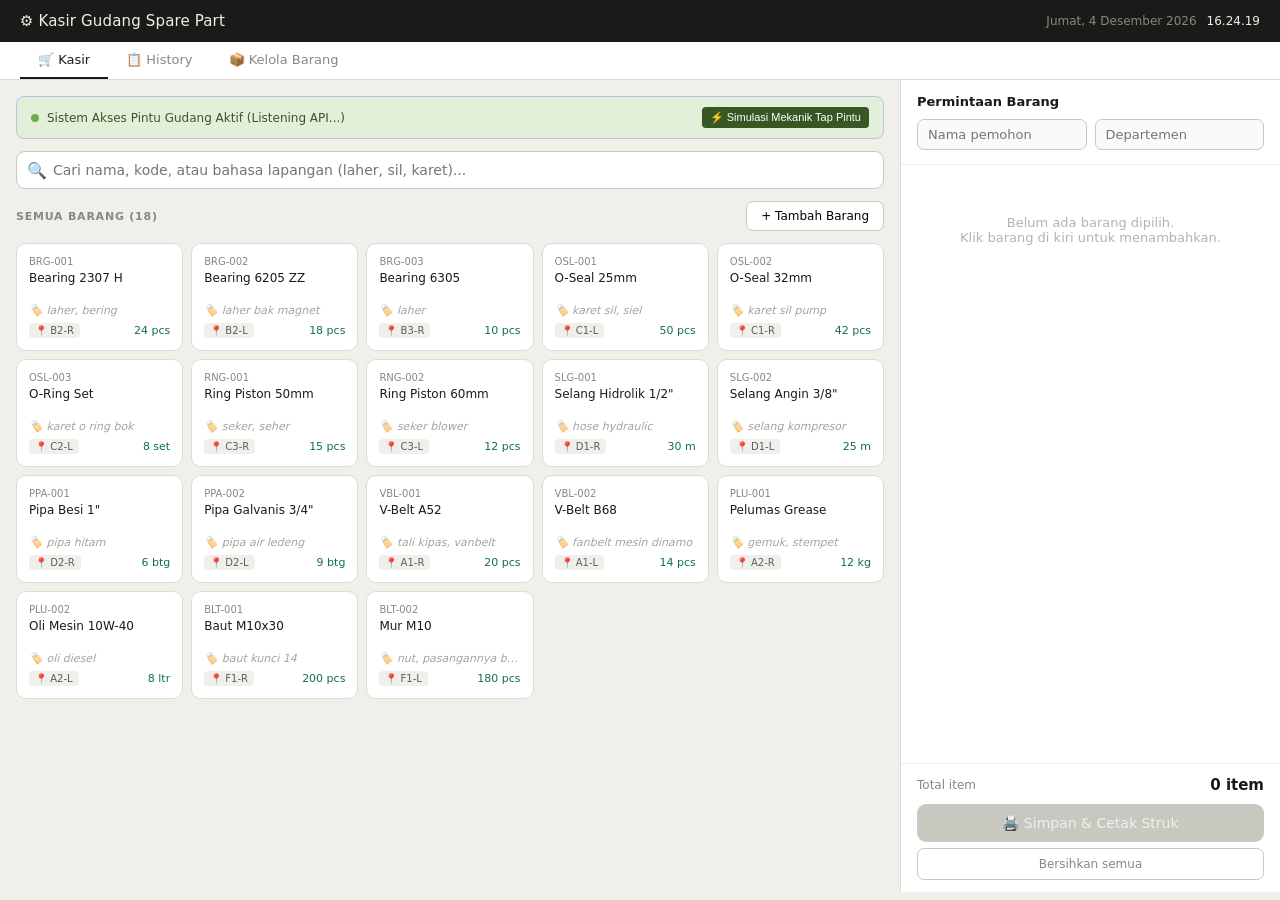
<file: kasir_gudang.html>
<!DOCTYPE html>
<html lang="id">
<head>
<meta charset="UTF-8"/>
<meta name="viewport" content="width=device-width, initial-scale=1.0"/>
<title>Kasir Gudang Spare Part - Upgraded</title>
<style>
*,*::before,*::after{box-sizing:border-box;margin:0;padding:0}
body{font-family:system-ui,sans-serif;background:#f0efea;color:#1a1a18;font-size:14px;min-height:100vh}

/* HEADER */
header{background:#1a1a18;color:#f0efea;padding:12px 20px;display:flex;align-items:center;justify-content:space-between}
header h1{font-size:15px;font-weight:500;letter-spacing:.01em}
.header-right{display:flex;align-items:center;gap:10px;font-size:12px;color:#888780}
.clock{font-variant-numeric:tabular-nums;color:#f0efea}

/* NAV TABS */
.nav{background:#fff;border-bottom:1px solid #dddcd4;display:flex;gap:0;padding:0 20px}
.nav-tab{padding:10px 18px;font-size:13px;font-weight:500;color:#888780;cursor:pointer;border-bottom:2px solid transparent;transition:all .15s;user-select:none}
.nav-tab:hover{color:#1a1a18}
.nav-tab.active{color:#1a1a18;border-bottom-color:#1a1a18}

/* PAGES */
.page{display:none;height:calc(100vh - 88px)}
.page.active{display:flex}

/* ── KASIR PAGE ── */
.app{display:grid;grid-template-columns:1fr 380px;gap:0;width:100%;height:100%}

/* LEFT */
.left{padding:16px;display:flex;flex-direction:column;gap:12px;overflow-y:auto}
.left-topbar{display:flex;align-items:center;justify-content:space-between}
.katalog-label{font-size:11px;color:#888780;font-weight:600;text-transform:uppercase;letter-spacing:.07em}
.btn-tambah-barang{padding:7px 14px;border-radius:7px;border:1px solid #c8c7c0;background:#fff;font-size:12px;font-weight:500;font-family:inherit;cursor:pointer;display:flex;align-items:center;gap:5px;transition:background .1s}
.btn-tambah-barang:hover{background:#f0efea}

.search-wrap{position:relative}
.search-input{width:100%;padding:10px 14px 10px 36px;border:1.5px solid #c8c7c0;border-radius:9px;background:#fff;font-size:14px;font-family:inherit;color:#1a1a18;outline:none;transition:border-color .15s}
.search-input:focus{border-color:#1a1a18}
.search-icon{position:absolute;left:11px;top:50%;transform:translateY(-50%);color:#888780;pointer-events:none;font-size:16px}
.dropdown{position:absolute;top:calc(100% + 4px);left:0;right:0;background:#fff;border:1px solid #c8c7c0;border-radius:9px;box-shadow:0 4px 16px rgba(0,0,0,.10);z-index:100;max-height:320px;overflow-y:auto;display:none}
.dropdown.show{display:block}
.dd-item{padding:10px 14px;cursor:pointer;border-bottom:.5px solid #eeeee8;display:flex;align-items:center;gap:12px;transition:background .1s}
.dd-item:last-child{border-bottom:none}
.dd-item:hover{background:#f0efea}
.dd-kode{font-size:11px;color:#888780;font-variant-numeric:tabular-nums;min-width:72px}
.dd-nama{flex:1;font-size:13px;font-weight:500}
.dd-lok{font-size:11px;color:#5F5E5A;background:#f0efea;padding:2px 7px;border-radius:4px}
.dd-stok{font-size:11px;color:#0F6E56;min-width:40px;text-align:right}

/* IOT SIMULATOR BOX */
.iot-simulator{background:#e2f0d9;border:1px solid #b4c6e7;border-radius:8px;padding:10px 14px;display:flex;align-items:center;justify-content:space-between;font-size:12px}
.iot-status{display:flex;align-items:center;gap:8px;font-weight:500;color:#385723}
.pulse-green{width:8px;height:8px;background:#70ad47;border-radius:50%;box-shadow:0 0 0 0 rgba(112,173,71,0.7);animation:pulse 1.5s infinite}
@keyframes pulse{0%{transform:scale(0.95);box-shadow:0 0 0 0 rgba(112,173,71,0.7)}70%{transform:scale(1);box-shadow:0 0 0 6px rgba(112,173,71,0)}100%{transform:scale(0.95);box-shadow:0 0 0 0 rgba(112,173,71,0)}}
.iot-btn{padding:4px 8px;font-size:11px;background:#385723;color:#fff;border:none;border-radius:4px;cursor:pointer}
.iot-btn:hover{background:#273d18}

.katalog{display:grid;grid-template-columns:repeat(auto-fill,minmax(160px,1fr));gap:8px}
.kart{background:#fff;border:1px solid #dddcd4;border-radius:10px;padding:12px;cursor:pointer;transition:all .15s;user-select:none}
.kart:hover{border-color:#1a1a18;background:#f8f7f2}
.kart:active{transform:scale(.97)}
.kart-kode{font-size:10px;color:#888780;margin-bottom:3px;font-variant-numeric:tabular-nums}
.kart-nama{font-size:12px;font-weight:500;line-height:1.35;margin-bottom:2px;min-height:32px}
.kart-alias{font-size:11px;color:#a6a498;font-style:italic;margin-bottom:6px;white-space:nowrap;overflow:hidden;text-overflow:ellipsis}
.kart-bottom{display:flex;align-items:center;justify-content:space-between}
.kart-lok{font-size:10px;color:#5F5E5A;background:#f0efea;padding:2px 6px;border-radius:4px;font-weight:500}
.kart-stok{font-size:11px;color:#0F6E56;font-weight:500}
.stok-low{color:#A32D2D}

/* RIGHT — KERANJANG */
.right{background:#fff;border-left:1px solid #dddcd4;display:flex;flex-direction:column}
.right-header{padding:14px 16px;border-bottom:1px solid #eeeee8}
.right-header h2{font-size:13px;font-weight:600;color:#1a1a18}
.pemohon-row{display:flex;flex-direction:column;margin-top:10px;gap:8px}
.pemohon-inputs{display:flex;gap:8px}
.access-log-info{font-size:11px;color:#385723;background:#e2f0d9;padding:4px 8px;border-radius:5px;display:none}
.inp{padding:7px 10px;border:1px solid #c8c7c0;border-radius:7px;background:#fafaf8;font-size:13px;font-family:inherit;color:#1a1a18;width:100%}
.inp:focus{outline:none;border-color:#1a1a18}
.keranjang{flex:1;overflow-y:auto;padding:10px 16px}
.keranjang-item{display:flex;align-items:center;gap:8px;padding:8px 0;border-bottom:.5px solid #eeeee8}
.ki-info{flex:1;min-width:0}
.ki-nama{font-size:12px;font-weight:500;white-space:nowrap;overflow:hidden;text-overflow:ellipsis}
.ki-lok{font-size:10px;color:#888780;margin-top:1px}
.ki-qty{display:flex;align-items:center;gap:4px}
.qty-btn{width:22px;height:22px;border-radius:5px;border:1px solid #c8c7c0;background:#f0efea;cursor:pointer;font-size:13px;display:flex;align-items:center;justify-content:center;color:#1a1a18;line-height:1;transition:background .1s}
.qty-btn:hover{background:#dddcd4}
.qty-num{font-size:13px;font-weight:500;min-width:22px;text-align:center;font-variant-numeric:tabular-nums}
.ki-del{color:#A32D2D;background:none;border:none;cursor:pointer;font-size:15px;padding:2px 4px;border-radius:4px;transition:background .1s}
.ki-del:hover{background:#FCEBEB}
.empty-cart{text-align:center;padding:40px 20px;color:#B4B2A9;font-size:13px}
.right-footer{padding:12px 16px;border-top:1px solid #eeeee8}
.summary{display:flex;justify-content:space-between;align-items:center;margin-bottom:10px}
.summary-label{font-size:12px;color:#888780}
.summary-val{font-size:15px;font-weight:600}
.btn-print{width:100%;padding:11px;border-radius:9px;border:none;background:#1a1a18;color:#f0efea;font-size:14px;font-weight:500;font-family:inherit;cursor:pointer;transition:background .15s;display:flex;align-items:center;justify-content:center;gap:8px}
.btn-print:hover{background:#2c2c2a}
.btn-print:disabled{background:#c8c7c0;cursor:not-allowed}
.btn-reset{width:100%;padding:8px;border-radius:7px;border:1px solid #c8c7c0;background:transparent;color:#888780;font-size:12px;font-family:inherit;cursor:pointer;margin-top:6px;transition:background .1s}
.btn-reset:hover{background:#f0efea}

/* ── HISTORY PAGE ── */
.history-page{flex-direction:column;padding:20px;gap:16px;overflow-y:auto;width:100%}
.history-topbar{display:flex;align-items:center;justify-content:space-between}
.history-topbar h2{font-size:15px;font-weight:600}
.history-filter{display:flex;gap:8px}
.filter-inp{padding:7px 10px;border:1px solid #c8c7c0;border-radius:7px;background:#fff;font-size:13px;font-family:inherit;color:#1a1a18}
.filter-inp:focus{outline:none;border-color:#1a1a18}
.history-stats{display:grid;grid-template-columns:repeat(3,1fr);gap:12px}
.hstat{background:#fff;border:1px solid #dddcd4;border-radius:10px;padding:14px 16px;text-align:center}
.hstat-num{font-size:24px;font-weight:600}
.hstat-lbl{font-size:11px;color:#888780;margin-top:3px}
.history-list{display:flex;flex-direction:column;gap:8px}
.h-card{background:#fff;border:1px solid #dddcd4;border-radius:10px;overflow:hidden}
.h-card-header{padding:12px 16px;display:flex;align-items:center;gap:12px;cursor:pointer;user-select:none;transition:background .1s}
.h-card-header:hover{background:#fafaf8}
.h-no{font-size:12px;font-weight:600;color:#1a1a18;min-width:90px}
.h-pemohon{flex:1}
.h-nama{font-size:13px;font-weight:500}
.h-dept{font-size:11px;color:#888780}
.h-meta{text-align:right}
.h-tgl{font-size:11px;color:#888780}
.h-total{font-size:12px;font-weight:500;color:#1a1a18;margin-top:2px}
.h-chevron{font-size:12px;color:#888780;transition:transform .2s}
.h-chevron.open{transform:rotate(90deg)}
.h-detail{display:none;border-top:1px solid #eeeee8;padding:0 16px}
.h-detail.open{display:block}
.h-row{display:flex;align-items:center;gap:8px;padding:8px 0;border-bottom:.5px solid #eeeee8;font-size:12px}
.h-row:last-child{border-bottom:none}
.h-row-kode{color:#888780;min-width:80px}
.h-row-nama{flex:1;font-weight:500}
.h-row-qty{color:#0F6E56;font-weight:500;min-width:50px;text-align:right}
.h-row-lok{background:#f0efea;padding:2px 7px;border-radius:4px;font-size:11px;color:#5F5E5A}
.btn-reprint{padding:5px 12px;border-radius:6px;border:1px solid #c8c7c0;background:#fafaf8;font-size:11px;font-family:inherit;cursor:pointer;margin:10px 0}
.btn-reprint:hover{background:#f0efea}
.empty-history{text-align:center;padding:60px 20px;color:#B4B2A9;font-size:13px}

/* ── TAMBAH BARANG PAGE ── */
.barang-page{flex-direction:column;padding:20px;gap:16px;overflow-y:auto;width:100%}
.barang-topbar{display:flex;align-items:center;justify-content:space-between}
.barang-topbar h2{font-size:15px;font-weight:600}
.form-card{background:#fff;border:1px solid #dddcd4;border-radius:12px;padding:20px;max-width:560px}
.form-card h3{font-size:13px;font-weight:600;margin-bottom:16px;color:#1a1a18}
.form-grid{display:grid;grid-template-columns:1fr 1fr;gap:12px;margin-bottom:12px}
.fg{display:flex;flex-direction:column;gap:5px}
.fg.full{grid-column:1/-1}
.fg label{font-size:12px;color:#5F5E5A;font-weight:500}
.fg input,.fg select{padding:8px 10px;border:1px solid #c8c7c0;border-radius:7px;background:#fafaf8;font-size:13px;font-family:inherit;color:#1a1a18}
.fg input:focus,.fg select:focus{outline:none;border-color:#1a1a18}
.fg .hint{font-size:11px;color:#888780;margin-top:2px}
.btn-simpan{padding:10px 24px;border-radius:8px;border:none;background:#1a1a18;color:#f0efea;font-size:13px;font-weight:500;font-family:inherit;cursor:pointer;transition:background .15s}
.btn-simpan:hover{background:#2c2c2a}
.toast{position:fixed;bottom:24px;left:50%;transform:translateX(-50%);background:#1a1a18;color:#f0efea;padding:10px 20px;border-radius:9px;font-size:13px;z-index:999;opacity:0;transition:opacity .25s;pointer-events:none}
.toast.show{opacity:1}

/* daftar barang */
.daftar-barang{background:#fff;border:1px solid #dddcd4;border-radius:12px;overflow:hidden;max-width:900px}
.db-header{padding:12px 16px;display:grid;grid-template-columns:80px 1fr 120px 90px 70px 60px;gap:8px;font-size:11px;font-weight:600;color:#888780;text-transform:uppercase;letter-spacing:.06em;border-bottom:1px solid #eeeee8}
.db-row{padding:10px 16px;display:grid;grid-template-columns:80px 1fr 120px 90px 70px 60px;gap:8px;font-size:13px;border-bottom:.5px solid #eeeee8;align-items:center}
.db-row:last-child{border-bottom:none}
.db-row:hover{background:#fafaf8}
.db-kode{font-size:11px;color:#888780}
.db-lok{font-size:12px;background:#f0efea;padding:2px 7px;border-radius:4px;color:#5F5E5A;text-align:center}
.db-stok{font-weight:500;color:#0F6E56;text-align:right}
.db-stok.low{color:#A32D2D}
.db-del{background:none;border:none;cursor:pointer;color:#A32D2D;font-size:14px;padding:3px 6px;border-radius:4px}
.db-del:hover{background:#FCEBEB}
.db-search{padding:10px 16px;border-bottom:1px solid #eeeee8}
.db-search input{width:100%;max-width:280px;padding:7px 10px;border:1px solid #c8c7c0;border-radius:7px;font-size:13px;font-family:inherit;background:#fafaf8}
.db-search input:focus{outline:none;border-color:#1a1a18}

/* MODALS */
.overlay{position:fixed;inset:0;background:rgba(0,0,0,.35);z-index:200;display:none;align-items:center;justify-content:center}
.overlay.show{display:flex}
.modal{background:#fff;border-radius:14px;padding:22px;width:300px;box-shadow:0 8px 32px rgba(0,0,0,.18)}
.modal h3{font-size:14px;font-weight:600;margin-bottom:4px}
.modal-sub{font-size:12px;color:#888780;margin-bottom:14px}
.modal-lok{display:inline-block;font-size:12px;background:#f0efea;color:#5F5E5A;padding:4px 10px;border-radius:6px;font-weight:500;margin-bottom:14px}
.qty-big{display:flex;align-items:center;justify-content:center;gap:14px;margin-bottom:16px}
.qty-big-btn{width:38px;height:38px;border-radius:8px;border:1.5px solid #c8c7c0;background:#f0efea;cursor:pointer;font-size:20px;display:flex;align-items:center;justify-content:center;transition:background .1s}
.qty-big-btn:hover{background:#dddcd4}
.qty-big-num{font-size:28px;font-weight:600;min-width:48px;text-align:center;font-variant-numeric:tabular-nums}
.modal-inp{width:100%;padding:8px 10px;border:1px solid #c8c7c0;border-radius:7px;font-size:13px;font-family:inherit;text-align:center;margin-bottom:14px}
.modal-inp:focus{outline:none;border-color:#1a1a18}
.modal-btns{display:grid;grid-template-columns:1fr 1fr;gap:8px}
.mbtn{padding:9px;border-radius:8px;border:1px solid #c8c7c0;background:#f0efea;font-size:13px;font-family:inherit;cursor:pointer}
.mbtn.primary{background:#1a1a18;color:#f0efea;border-color:#1a1a18}
.mbtn:hover{opacity:.85}

/* PRINT */
@media print{
  body{background:#fff}
  header,.nav,.page{display:none!important}
  #struk{display:block!important}
}
#struk{display:none;font-family:'Courier New',monospace;font-size:12px;padding:10px;max-width:300px;margin:0 auto}
#struk .s-center{text-align:center}
#struk .s-bold{font-weight:700}
#struk .s-line{border-top:1px dashed #000;margin:6px 0}
#struk table{width:100%;border-collapse:collapse}
#struk td{padding:2px 0;vertical-align:top}
#struk .s-right{text-align:right}
</style>
</head>
<body>

<header>
  <h1>⚙️ Kasir Gudang Spare Part</h1>
  <div class="header-right">
    <span id="tgl"></span>
    <span class="clock" id="jam"></span>
  </div>
</header>

<div class="nav">
  <div class="nav-tab active" onclick="gotoTab('kasir')">🛒 Kasir</div>
  <div class="nav-tab" onclick="gotoTab('history')">📋 History</div>
  <div class="nav-tab" onclick="gotoTab('barang')">📦 Kelola Barang</div>
</div>

<div class="page active" id="page-kasir">
<div class="app">
  <div class="left">
    <div class="iot-simulator">
      <div class="iot-status">
        <div class="pulse-green"></div>
        <span>Sistem Akses Pintu Gudang Aktif (Listening API...)</span>
      </div>
      <button class="iot-btn" onclick="simulasiTapPintu()">⚡ Simulasi Mekanik Tap Pintu</button>
    </div>

    <div class="search-wrap">
      <span class="search-icon">🔍</span>
      <input class="search-input" id="search" placeholder="Cari nama, kode, atau bahasa lapangan (laher, sil, karet)..." autocomplete="off" oninput="cariBarang(this.value)" onblur="setTimeout(()=>tutupDD(),200)"/>
      <div class="dropdown" id="dropdown"></div>
    </div>
    <div class="left-topbar">
      <div class="katalog-label">Semua Barang (<span id="jml-barang">0</span>)</div>
      <button class="btn-tambah-barang" onclick="gotoTab('barang')">+ Tambah Barang</button>
    </div>
    <div class="katalog" id="katalog"></div>
  </div>

  <div class="right">
    <div class="right-header">
      <h2>Permintaan Barang</h2>
      <div class="pemohon-row">
        <div class="access-log-info" id="access-log-info"></div>
        <div class="pemohon-inputs">
          <input class="inp" id="inp-pemohon" placeholder="Nama pemohon"/>
          <input class="inp" id="inp-dept" placeholder="Departemen"/>
        </div>
      </div>
    </div>
    <div class="keranjang" id="keranjang">
      <div class="empty-cart">Belum ada barang dipilih.<br>Klik barang di kiri untuk menambahkan.</div>
    </div>
    <div class="right-footer">
      <div class="summary">
        <span class="summary-label">Total item</span>
        <span class="summary-val" id="total-item">0 item</span>
      </div>
      <button class="btn-print" id="btn-print" onclick="printStruk()" disabled>🖨️ Simpan & Cetak Struk</button>
      <button class="btn-reset" onclick="resetSemua()">Bersihkan semua</button>
    </div>
  </div>
</div>
</div>

<div class="page history-page" id="page-history">
  <div class="history-topbar">
    <h2>History Pemesanan</h2>
    <div class="history-filter">
      <input class="filter-inp" id="filter-cari" placeholder="Cari nama / no transaksi…" oninput="renderHistory()"/>
      <input class="filter-inp" type="date" id="filter-tgl" oninput="renderHistory()"/>
      <button class="btn-tambah-barang" onclick="document.getElementById('filter-cari').value='';document.getElementById('filter-tgl').value='';renderHistory()">Reset</button>
    </div>
  </div>
  <div class="history-stats">
    <div class="hstat"><div class="hstat-num" id="hs-total">0</div><div class="hstat-lbl">Total transaksi</div></div>
    <div class="hstat"><div class="hstat-num" id="hs-hari">0</div><div class="hstat-lbl">Hari ini</div></div>
    <div class="hstat"><div class="hstat-num" id="hs-item">0</div><div class="hstat-lbl">Total item keluar</div></div>
  </div>
  <div class="history-list" id="history-list">
    <div class="empty-history">Belum ada transaksi.<br>Mulai kasir untuk merekam history.</div>
  </div>
</div>

<div class="page barang-page" id="page-barang">
  <div class="barang-topbar">
    <h2>Kelola Barang</h2>
  </div>

  <div class="form-card">
    <h3>➕ Tambah Barang Baru</h3>
    <div class="form-grid">
      <div class="fg">
        <label>Kode Barang <span style="color:#A32D2D">*</span></label>
        <input id="fb-kode" placeholder="Cth: BRG-021"/>
        <div class="hint">Harus unik, tidak boleh sama</div>
      </div>
      <div class="fg">
        <label>Satuan <span style="color:#A32D2D">*</span></label>
        <select id="fb-satuan">
          <option value="pcs">pcs</option>
          <option value="set">set</option>
          <option value="m">m (meter)</option>
          <option value="btg">btg (batang)</option>
          <option value="roll">roll</option>
          <option value="pak">pak</option>
          <option value="ltr">ltr (liter)</option>
          <option value="kg">kg</option>
          <option value="box">box</option>
          <option value="unit">unit</option>
        </select>
      </div>
      <div class="fg full">
        <label>Nama Barang <span style="color:#A32D2D">*</span></label>
        <input id="fb-nama" placeholder="Cth: Bearing 2308 H"/>
      </div>
      <div class="fg full">
        <label>Bahasa Lapangan / Alias <span style="color:#888780">(Opsional)</span></label>
        <input id="fb-alias" placeholder="Cth: laher roda, bering (pisahkan dengan koma)"/>
        <div class="hint">Kata kunci alternatif agar mekanik/elektrik mudah mencari</div>
      </div>
      <div class="fg">
        <label>Lokasi Rak <span style="color:#A32D2D">*</span></label>
        <input id="fb-lok" placeholder="Cth: B2-R"/>
        <div class="hint">Format: [Baris][Urutan]-[L/R]</div>
      </div>
      <div class="fg">
        <label>Stok Awal</label>
        <input id="fb-stok" type="number" min="0" value="0"/>
      </div>
    </div>
    <button class="btn-simpan" onclick="simpanBarang()">Simpan Barang</button>
  </div>

  <div class="daftar-barang">
    <div class="db-search">
      <input id="db-cari" placeholder="Cari barang…" oninput="renderDaftarBarang()"/>
    </div>
    <div class="db-header">
      <span>Kode</span><span>Nama Barang (Alias)</span><span>Lokasi</span><span>Satuan</span><span style="text-align:right">Stok</span><span></span>
    </div>
    <div id="daftar-barang-list"></div>
  </div>
</div>

<div class="overlay" id="overlay">
  <div class="modal">
    <h3 id="m-nama"></h3>
    <div class="modal-sub" id="m-kode"></div>
    <div class="modal-lok" id="m-lok"></div>
    <div class="qty-big">
      <button class="qty-big-btn" onclick="ubahQtyModal(-1)">−</button>
      <div class="qty-big-num" id="m-qty">1</div>
      <button class="qty-big-btn" onclick="ubahQtyModal(1)">+</button>
    </div>
    <input class="modal-inp" type="number" id="m-qty-inp" value="1" min="1" oninput="syncQtyModal(this.value)" placeholder="Masukkan qty"/>
    <div class="modal-btns">
      <button class="mbtn" onclick="tutupModal()">Batal</button>
      <button class="mbtn primary" onclick="konfirmasiModal()">Tambah ke keranjang</button>
    </div>
  </div>
</div>

<div class="toast" id="toast"></div>

<div id="struk"></div>

<script>
// ── DATABASE (Ditambahkan field 'alias') ──────────────────────────────────
let DB = [
  {kode:'BRG-001',nama:'Bearing 2307 H',      alias:'laher, bering', lokasi:'B2-R',stok:24,satuan:'pcs'},
  {kode:'BRG-002',nama:'Bearing 6205 ZZ',     alias:'laher bak magnet', lokasi:'B2-L',stok:18,satuan:'pcs'},
  {kode:'BRG-003',nama:'Bearing 6305',         alias:'laher', lokasi:'B3-R',stok:10,satuan:'pcs'},
  {kode:'OSL-001',nama:'O-Seal 25mm',          alias:'karet sil, siel', lokasi:'C1-L',stok:50,satuan:'pcs'},
  {kode:'OSL-002',nama:'O-Seal 32mm',          alias:'karet sil pump', lokasi:'C1-R',stok:42,satuan:'pcs'},
  {kode:'OSL-003',nama:'O-Ring Set',           alias:'karet o ring bok', lokasi:'C2-L',stok:8, satuan:'set'},
  {kode:'RNG-001',nama:'Ring Piston 50mm',     alias:'seker, seher', lokasi:'C3-R',stok:15,satuan:'pcs'},
  {kode:'RNG-002',nama:'Ring Piston 60mm',     alias:'seker blower', lokasi:'C3-L',stok:12,satuan:'pcs'},
  {kode:'SLG-001',nama:'Selang Hidrolik 1/2"', alias:'hose hydraulic', lokasi:'D1-R',stok:30,satuan:'m'},
  {kode:'SLG-002',nama:'Selang Angin 3/8"',    alias:'selang kompresor', lokasi:'D1-L',stok:25,satuan:'m'},
  {kode:'PPA-001',nama:'Pipa Besi 1"',         alias:'pipa hitam', lokasi:'D2-R',stok:6, satuan:'btg'},
  {kode:'PPA-002',nama:'Pipa Galvanis 3/4"',   alias:'pipa air ledeng', lokasi:'D2-L',stok:9, satuan:'btg'},
  {kode:'VBL-001',nama:'V-Belt A52',           alias:'tali kipas, vanbelt', lokasi:'A1-R',stok:20,satuan:'pcs'},
  {kode:'VBL-002',nama:'V-Belt B68',           alias:'fanbelt mesin dinamo', lokasi:'A1-L',stok:14,satuan:'pcs'},
  {kode:'PLU-001',nama:'Pelumas Grease',       alias:'gemuk, stempet', lokasi:'A2-R',stok:12,satuan:'kg'},
  {kode:'PLU-002',nama:'Oli Mesin 10W-40',     alias:'oli diesel', lokasi:'A2-L',stok:8, satuan:'ltr'},
  {kode:'BLT-001',nama:'Baut M10x30',          alias:'baut kunci 14', lokasi:'F1-R',stok:200,satuan:'pcs'},
  {kode:'BLT-002',nama:'Mur M10',              alias:'nut, pasangannya baut', lokasi:'F1-L',stok:180,satuan:'pcs'},
];

// Data Dummy Log Tap Kartu RFID Pintu Gudang
const dummyKaryawan = [
  {nama: 'Ahmad Subarjo', dept: 'Mekanik Produksi'},
  {nama: 'Budi Elektrik', dept: 'Maintenance Listrik'},
  {nama: 'Dedi K.', dept: 'Operator Boiler'},
  {nama: 'Eko Sulistyo', dept: 'Utility & Fasilitas'}
];

let keranjang = [];
let history = [];
let modalBarang = null;
let modalQty = 1;
let noTrx = 1;
let activeTab = 'kasir';

// ── SIMULASI AUTOMATION (RFID TAP PINTU) ──────────────────────────────────
function simulasiTapPintu() {
  const randomUser = dummyKaryawan[Math.floor(Math.random() * dummyKaryawan.length)];
  
  // Isi otomatis field Pemohon dan Dept
  document.getElementById('inp-pemohon').value = randomUser.nama;
  document.getElementById('inp-dept').value = randomUser.dept;
  
  // Tampilkan info log deteksi pintu
  const logInfo = document.getElementById('access-log-info');
  const now = new Date().toLocaleTimeString('id-ID');
  logInfo.innerHTML = `🔓 Pintu Terbuka [${now}]: <b>${randomUser.nama} (${randomUser.dept})</b> masuk gudang.`;
  logInfo.style.display = 'block';
  
  showToast(`🔑 Akses Diterima: ${randomUser.nama}`);
}

// ── TABS ──────────────────────────────────────────────────────────────────
function gotoTab(tab){
  document.querySelectorAll('.nav-tab').forEach((t,i)=>{
    const tabs=['kasir','history','barang'];
    t.classList.toggle('active', tabs[i]===tab);
  });
  document.querySelectorAll('.page').forEach(p=>p.classList.remove('active'));
  document.getElementById('page-'+tab).classList.add('active');
  activeTab = tab;
  if(tab==='history') renderHistory();
  if(tab==='barang') renderDaftarBarang();
}

// ── CLOCK ─────────────────────────────────────────────────────────────────
function updateJam(){
  const now = new Date();
  document.getElementById('jam').textContent =
    now.toLocaleTimeString('id-ID',{hour:'2-digit',minute:'2-digit',second:'2-digit'});
  document.getElementById('tgl').textContent =
    now.toLocaleDateString('id-ID',{weekday:'long',day:'numeric',month:'long',year:'numeric'});
}
updateJam(); setInterval(updateJam,1000);

// ── TOAST ─────────────────────────────────────────────────────────────────
function showToast(msg){
  const t=document.getElementById('toast');
  t.textContent=msg; t.classList.add('show');
  setTimeout(()=>t.classList.remove('show'),2500);
}

// ── KATALOG ──────────────────────────────────────────────────────────────
function renderKatalog(list){
  const el=document.getElementById('katalog');
  document.getElementById('jml-barang').textContent=DB.length;
  if(!list.length){el.innerHTML='<div style="color:#B4B2A9;font-size:13px;padding:20px 0">Barang tidak ditemukan</div>';return}
  el.innerHTML=list.map(b=>`
    <div class="kart" onclick="bukaModal('${b.kode}')">
      <div class="kart-kode">${b.kode}</div>
      <div class="kart-nama">${b.nama}</div>
      <div class="kart-alias" title="${b.alias || ''}">${b.alias ? '🏷️ ' + b.alias : '-'}</div>
      <div class="kart-bottom">
        <span class="kart-lok">📍 ${b.lokasi}</span>
        <span class="kart-stok ${b.stok<=5?'stok-low':''}">${b.stok} ${b.satuan}</span>
      </div>
    </div>
  `).join('');
}

// ── SEARCH (Mencakup Nama, Kode, dan Alias) ────────────────────────────────
function cariBarang(q){
  const dd=document.getElementById('dropdown');
  if(!q.trim()){dd.classList.remove('show');renderKatalog(DB);return}
  
  const queryLower = q.toLowerCase();
  const hasil=DB.filter(b=>
    b.nama.toLowerCase().includes(queryLower) ||
    b.kode.toLowerCase().includes(queryLower) ||
    (b.alias && b.alias.toLowerCase().includes(queryLower))
  );
  
  renderKatalog(hasil);
  if(!hasil.length){dd.classList.remove('show');return}
  dd.innerHTML=hasil.slice(0,8).map(b=>`
    <div class="dd-item" onmousedown="pilihDD('${b.kode}')">
      <span class="dd-kode">${b.kode}</span>
      <span class="dd-nama">${b.nama} ${b.alias ? `<span style="color:#888780; font-weight:normal; font-size:11px;">(${b.alias})</span>` : ''}</span>
      <span class="dd-lok">📍 ${b.lokasi}</span>
      <span class="dd-stok">${b.stok} ${b.satuan}</span>
    </div>
  `).join('');
  dd.classList.add('show');
}
function pilihDD(kode){
  bukaModal(kode);
  document.getElementById('search').value='';
  document.getElementById('dropdown').classList.remove('show');
  renderKatalog(DB);
}
function tutupDD(){document.getElementById('dropdown').classList.remove('show')}

// ── MODAL QTY ─────────────────────────────────────────────────────────────
function bukaModal(kode){
  const b=DB.find(x=>x.kode===kode);
  if(!b) return;
  modalBarang=b; modalQty=1;
  document.getElementById('m-nama').textContent=b.nama;
  document.getElementById('m-kode').textContent=b.kode+' · Stok: '+b.stok+' '+b.satuan;
  document.getElementById('m-lok').textContent='📍 Rak '+b.lokasi;
  document.getElementById('m-qty').textContent=1;
  document.getElementById('m-qty-inp').value=1;
  document.getElementById('overlay').classList.add('show');
  setTimeout(()=>document.getElementById('m-qty-inp').focus(),100);
}
function tutupModal(){document.getElementById('overlay').classList.remove('show');modalBarang=null}
function ubahQtyModal(d){modalQty=Math.max(1,modalQty+d);document.getElementById('m-qty').textContent=modalQty;document.getElementById('m-qty-inp').value=modalQty}
function syncQtyModal(v){modalQty=Math.max(1,parseInt(v)||1);document.getElementById('m-qty').textContent=modalQty}
function konfirmasiModal(){
  if(!modalBarang) return;
  const ada=keranjang.find(x=>x.kode===modalBarang.kode);
  if(ada){ada.qty+=modalQty}else{keranjang.push({...modalBarang,qty:modalQty})}
  tutupModal(); renderKeranjang();
}
document.getElementById('overlay').addEventListener('click',function(e){if(e.target===this)tutupModal()});

// ── KERANJANG ─────────────────────────────────────────────────────────────
function renderKeranjang(){
  const el=document.getElementById('keranjang');
  const total=keranjang.reduce((s,i)=>s+i.qty,0);
  if(!keranjang.length){
    el.innerHTML='<div class="empty-cart">Belum ada barang dipilih.<br>Klik barang di kiri untuk menambahkan.</div>';
    document.getElementById('total-item').textContent='0 item';
    document.getElementById('btn-print').disabled=true;
    return;
  }
  el.innerHTML=keranjang.map((item,i)=>`
    <div class="keranjang-item">
      <div class="ki-info">
        <div class="ki-nama">${item.nama}</div>
        <div class="ki-lok">📍 ${item.lokasi} · ${item.kode}</div>
      </div>
      <div class="ki-qty">
        <button class="qty-btn" onclick="ubahQtyKart(${i},-1)">−</button>
        <span class="qty-num">${item.qty}</span>
        <button class="qty-btn" onclick="ubahQtyKart(${i},1)">+</button>
        <span style="font-size:10px;color:#888780;margin-left:2px">${item.satuan}</span>
      </div>
      <button class="ki-del" onclick="hapusItem(${i})" title="Hapus">✕</button>
    </div>
  `).join('');
  document.getElementById('total-item').textContent=total+' item ('+keranjang.length+' jenis)';
  document.getElementById('btn-print').disabled=false;
}
function ubahQtyKart(i,d){keranjang[i].qty=Math.max(1,keranjang[i].qty+d);renderKeranjang()}
function hapusItem(i){keranjang.splice(i,1);renderKeranjang()}
function resetSemua(){
  if(!keranjang.length&&!document.getElementById('inp-pemohon').value) return;
  if(confirm('Bersihkan semua isi keranjang?')){
    keranjang=[];
    document.getElementById('inp-pemohon').value='';
    document.getElementById('inp-dept').value='';
    document.getElementById('access-log-info').style.display = 'none';
    renderKeranjang();
  }
}

// ── PRINT / SIMPAN TRANSAKSI ──────────────────────────────────────────────
function buatStrukHTML(trx){
  const rows=trx.items.map(item=>`
    <tr><td colspan="3"><b>${item.nama}</b></td></tr>
    <tr>
      <td style="color:#666;font-size:11px">${item.kode}</td>
      <td style="text-align:center">${item.qty} ${item.satuan}</td>
      <td style="text-align:right;font-weight:600">📍 ${item.lokasi}</td>
    </tr>
    <tr><td colspan="3" style="padding-bottom:4px"></td></tr>
  `).join('');
  const totalQty=trx.items.reduce((s,i)=>s+i.qty,0);
  return `
    <div class="s-center s-bold" style="font-size:14px">GUDANG SPARE PART</div>
    <div class="s-center" style="font-size:11px;margin-bottom:4px">Struk Pengambilan Barang</div>
    <div class="s-line"></div>
    <table>
      <tr><td>No</td><td>:</td><td><b>${trx.no}</b></td></tr>
      <tr><td>Tgl</td><td>:</td><td>${trx.tgl} ${trx.jam}</td></tr>
      <tr><td>Pemohon</td><td>:</td><td>${trx.pemohon}</td></tr>
      <tr><td>Dept</td><td>:</td><td>${trx.dept}</td></tr>
    </table>
    <div class="s-line"></div>
    <table>${rows}</table>
    <div class="s-line"></div>
    <table>
      <tr><td><b>Total</b></td><td class="s-right"><b>${totalQty} item (${trx.items.length} jenis)</b></td></tr>
    </table>
    <div class="s-line"></div>
    <div class="s-center" style="font-size:10px;margin-top:4px">Admin: ___________________</div>
    <div class="s-center" style="font-size:10px;margin-top:8px">Penerima: ___________________</div>
    <div class="s-center" style="font-size:10px;color:#888;margin-top:10px">— Terima kasih —</div>
  `;
}

function printStruk(){
  const pemohon=document.getElementById('inp-pemohon').value.trim()||'—';
  const dept=document.getElementById('inp-dept').value.trim()||'—';
  if(!keranjang.length) return;
  const now=new Date();
  const tgl=now.toLocaleDateString('id-ID',{day:'2-digit',month:'2-digit',year:'numeric'});
  const jam=now.toLocaleTimeString('id-ID',{hour:'2-digit',minute:'2-digit'});
  const no='TRX-'+String(noTrx++).padStart(4,'0');
  const trx={no,tgl,jam,pemohon,dept,items:keranjang.map(x=>({...x})),timestamp:now.toISOString()};

  // simpan ke history
  history.unshift(trx);

  // cetak
  document.getElementById('struk').innerHTML=buatStrukHTML(trx);
  window.print();

  setTimeout(()=>{
    keranjang=[];
    document.getElementById('inp-pemohon').value='';
    document.getElementById('inp-dept').value='';
    document.getElementById('access-log-info').style.display = 'none';
    renderKeranjang();
    showToast('✅ Transaksi '+no+' tersimpan');
  },500);
}

function reprintStruk(idx){
  const trx=history[idx];
  if(!trx) return;
  document.getElementById('struk').innerHTML=buatStrukHTML(trx);
  window.print();
}

// ── HISTORY ───────────────────────────────────────────────────────────────
function renderHistory(){
  const cari=(document.getElementById('filter-cari').value||'').toLowerCase();
  const tglFilter=document.getElementById('filter-tgl').value;
  let filtered=history.filter(t=>{
    const matchCari=!cari||(t.no.toLowerCase().includes(cari)||t.pemohon.toLowerCase().includes(cari)||t.dept.toLowerCase().includes(cari));
    const matchTgl=!tglFilter||t.timestamp.startsWith(tglFilter);
    return matchCari&&matchTgl;
  });

  const today=new Date().toISOString().slice(0,10);
  const hariIni=history.filter(t=>t.timestamp.startsWith(today)).length;
  const totalItem=history.reduce((s,t)=>s+t.items.reduce((ss,i)=>ss+i.qty,0),0);
  document.getElementById('hs-total').textContent=history.length;
  document.getElementById('hs-hari').textContent=hariIni;
  document.getElementById('hs-item').textContent=totalItem;

  const el=document.getElementById('history-list');
  if(!filtered.length){
    el.innerHTML='<div class="empty-history">Tidak ada transaksi'+(cari||tglFilter?' yang cocok dengan filter':' hari ini')+'.</div>';
    return;
  }
  el.innerHTML=filtered.map((t,i)=>{
    const totalQty=t.items.reduce((s,x)=>s+x.qty,0);
    return `
    <div class="h-card">
      <div class="h-card-header" onclick="toggleDetail(${i})">
        <span class="h-no">${t.no}</span>
        <div class="h-pemohon">
          <div class="h-nama">${t.pemohon}</div>
          <div class="h-dept">${t.dept}</div>
        </div>
        <div class="h-meta">
          <div class="h-tgl">${t.tgl} ${t.jam}</div>
          <div class="h-total">${totalQty} item · ${t.items.length} jenis</div>
        </div>
        <span class="h-chevron" id="chev-${i}">▶</span>
      </div>
      <div class="h-detail" id="det-${i}">
        ${t.items.map(item=>`
          <div class="h-row">
            <span class="h-row-kode">${item.kode}</span>
            <span class="h-row-nama">${item.nama}</span>
            <span class="h-row-qty">${item.qty} ${item.satuan}</span>
            <span class="h-row-lok">📍 ${item.lokasi}</span>
          </div>
        `).join('')}
        <button class="btn-reprint" onclick="reprintStruk(${i})">🖨️ Cetak ulang struk ini</button>
      </div>
    </div>
  `}).join('');
}

function toggleDetail(i){
  const det=document.getElementById('det-'+i);
  const chev=document.getElementById('chev-'+i);
  det.classList.toggle('open');
  chev.classList.toggle('open');
}

// ── TAMBAH BARANG ─────────────────────────────────────────────────────────
function simpanBarang(){
  const kode=document.getElementById('fb-kode').value.trim().toUpperCase();
  const nama=document.getElementById('fb-nama').value.trim();
  const alias=document.getElementById('fb-alias').value.trim();
  const lok=document.getElementById('fb-lok').value.trim().toUpperCase();
  const satuan=document.getElementById('fb-satuan').value;
  const stok=parseInt(document.getElementById('fb-stok').value)||0;
  if(!kode||!nama||!lok){showToast('⚠️ Kode, nama, dan lokasi wajib diisi');return}
  if(DB.find(b=>b.kode===kode)){showToast('⚠️ Kode '+kode+' sudah ada');return}
  
  DB.push({kode,nama,alias,lokasi:lok,stok,satuan});
  document.getElementById('fb-kode').value='';
  document.getElementById('fb-nama').value='';
  document.getElementById('fb-alias').value='';
  document.getElementById('fb-lok').value='';
  document.getElementById('fb-stok').value='0';
  renderKatalog(DB);
  renderDaftarBarang();
  showToast('✅ Barang '+nama+' berhasil ditambahkan');
}

function hapusBarang(kode){
  if(!confirm('Hapus barang '+kode+'?')) return;
  DB=DB.filter(b=>b.kode!==kode);
  keranjang=keranjang.filter(k=>k.kode!==kode);
  renderKatalog(DB);
  renderDaftarBarang();
  renderKeranjang();
  showToast('🗑️ Barang dihapus');
}

function renderDaftarBarang(){
  const q=(document.getElementById('db-cari').value||'').toLowerCase();
  const filtered=DB.filter(b=>!q||b.nama.toLowerCase().includes(q)||b.kode.toLowerCase().includes(q)|| (b.alias && b.alias.toLowerCase().includes(q)));
  const el=document.getElementById('daftar-barang-list');
  if(!filtered.length){el.innerHTML='<div style="padding:20px;text-align:center;color:#B4B2A9;font-size:13px">Tidak ada barang</div>';return}
  el.innerHTML=filtered.map(b=>`
    <div class="db-row">
      <span class="db-kode">${b.kode}</span>
      <span><b>${b.nama}</b> ${b.alias ? `<br><span style="font-size:11px; color:#888780;">Alias: ${b.alias}</span>` : ''}</span>
      <span class="db-lok">${b.lokasi}</span>
      <span style="font-size:12px;color:#5F5E5A">${b.satuan}</span>
      <span class="db-stok ${b.stok<=5?'low':''}" style="text-align:right">${b.stok}</span>
      <button class="db-del" onclick="hapusBarang('${b.kode}')" title="Hapus">🗑️</button>
    </div>
  `).join('');
}

// ── INIT ─────────────────────────────────────────────────────────────────
renderKatalog(DB);
renderDaftarBarang();
</script>
</body>
</html>
</file>
